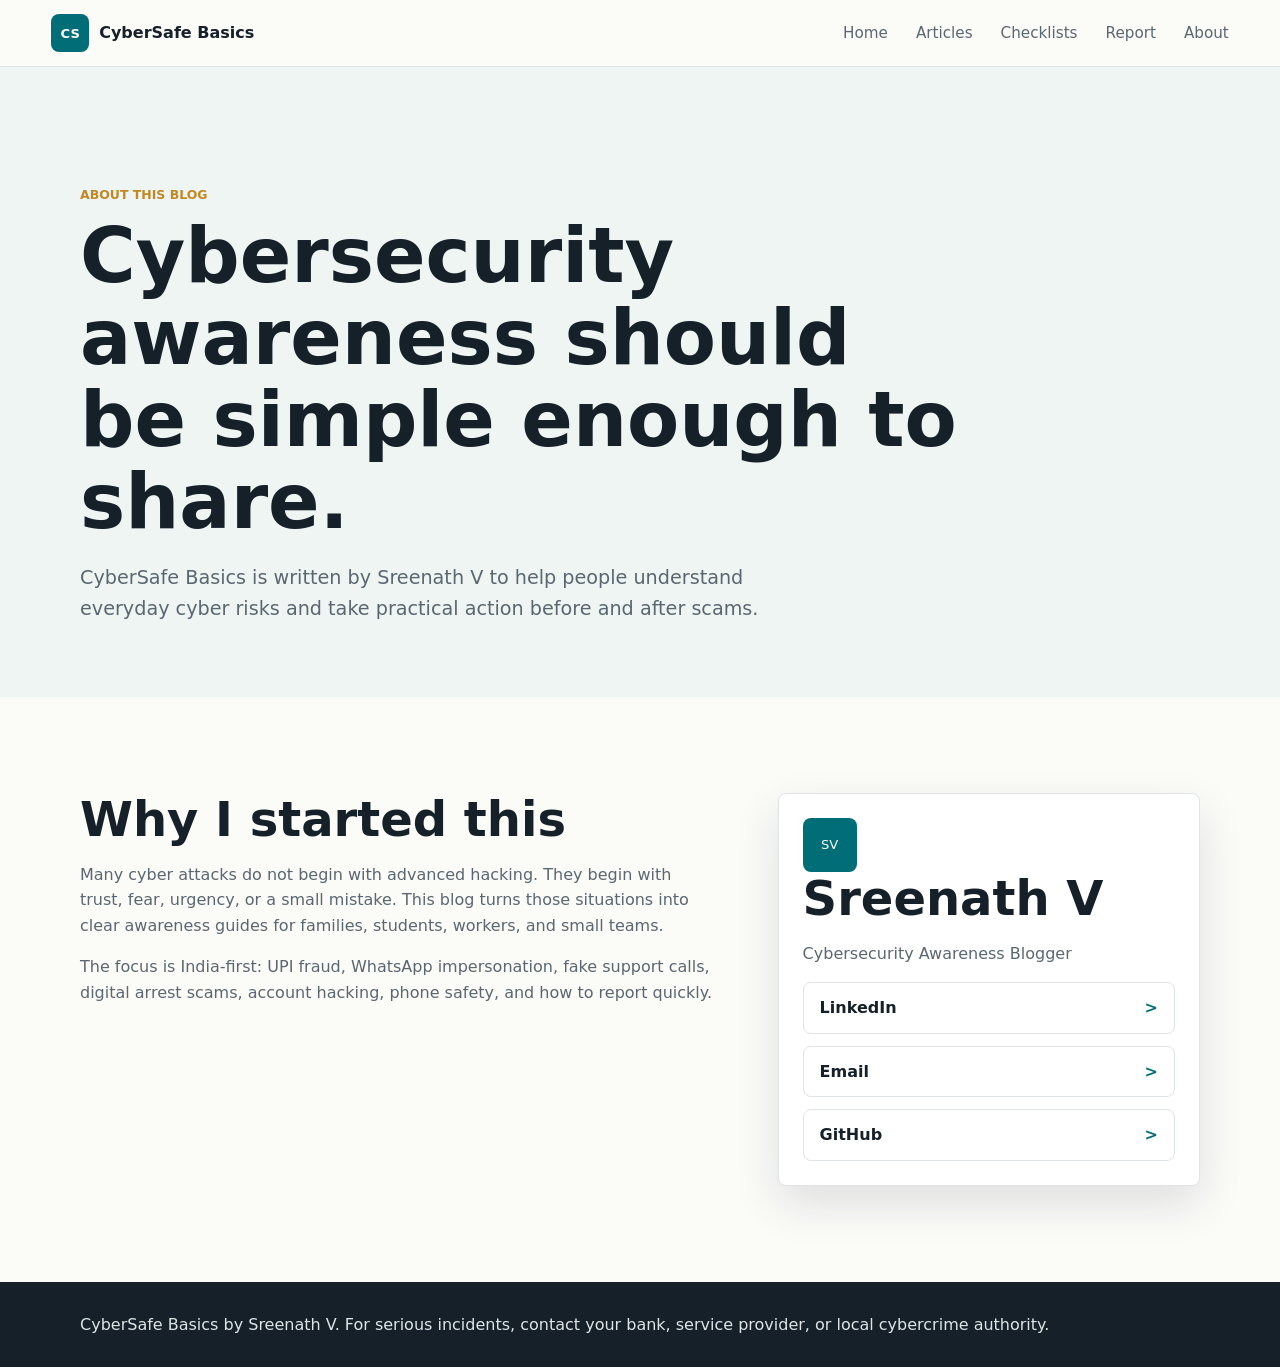
<file: about.html>
<!doctype html>
<html lang="en">
  <head>
    <meta charset="utf-8">
    <meta name="viewport" content="width=device-width, initial-scale=1">
    <meta name="description" content="About CyberSafe Basics and author Sreenath V.">
    <title>About | CyberSafe Basics</title>
    <link rel="icon" href="favicon.svg" type="image/svg+xml">
    <link rel="stylesheet" href="styles.css">
  </head>
  <body>
    <header class="site-header">
      <a class="brand" href="index.html" aria-label="CyberSafe Basics home">
        <span class="brand-mark" aria-hidden="true">CS</span>
        <span>CyberSafe Basics</span>
      </a>
      <nav class="site-nav" aria-label="Primary navigation">
        <a href="index.html">Home</a>
        <a href="index.html#articles">Articles</a>
        <a href="checklists.html">Checklists</a>
        <a href="report-india.html">Report</a>
        <a href="about.html">About</a>
      </nav>
    </header>

    <main id="top">
      <section class="page-hero">
        <div class="section-inner">
          <p class="eyebrow">About this blog</p>
          <h1>Cybersecurity awareness should be simple enough to share.</h1>
          <p>
            CyberSafe Basics is written by Sreenath V to help people understand everyday cyber risks and take practical
            action before and after scams.
          </p>
        </div>
      </section>

      <section class="section">
        <div class="section-inner about-layout">
          <div>
            <h2>Why I started this</h2>
            <p>
              Many cyber attacks do not begin with advanced hacking. They begin with trust, fear, urgency, or a small
              mistake. This blog turns those situations into clear awareness guides for families, students, workers, and
              small teams.
            </p>
            <p>
              The focus is India-first: UPI fraud, WhatsApp impersonation, fake support calls, digital arrest scams,
              account hacking, phone safety, and how to report quickly.
            </p>
          </div>
          <aside class="author-card">
            <span class="brand-mark large-mark" aria-hidden="true">SV</span>
            <h2>Sreenath V</h2>
            <p>Cybersecurity Awareness Blogger</p>
            <div class="author-links">
              <a href="https://www.linkedin.com/in/sreenath-v-69b3b79a">LinkedIn</a>
              <a href="mailto:sreenath92@hotmail.com">Email</a>
              <a href="https://github.com/Sreenath92">GitHub</a>
            </div>
          </aside>
        </div>
      </section>
    </main>

    <footer class="site-footer">
      <p>CyberSafe Basics by Sreenath V. For serious incidents, contact your bank, service provider, or local cybercrime authority.</p>
    </footer>

    <a class="back-to-top" href="#top" aria-label="Back to top">Top</a>
    <script src="script.js"></script>
  </body>
</html>
</file>
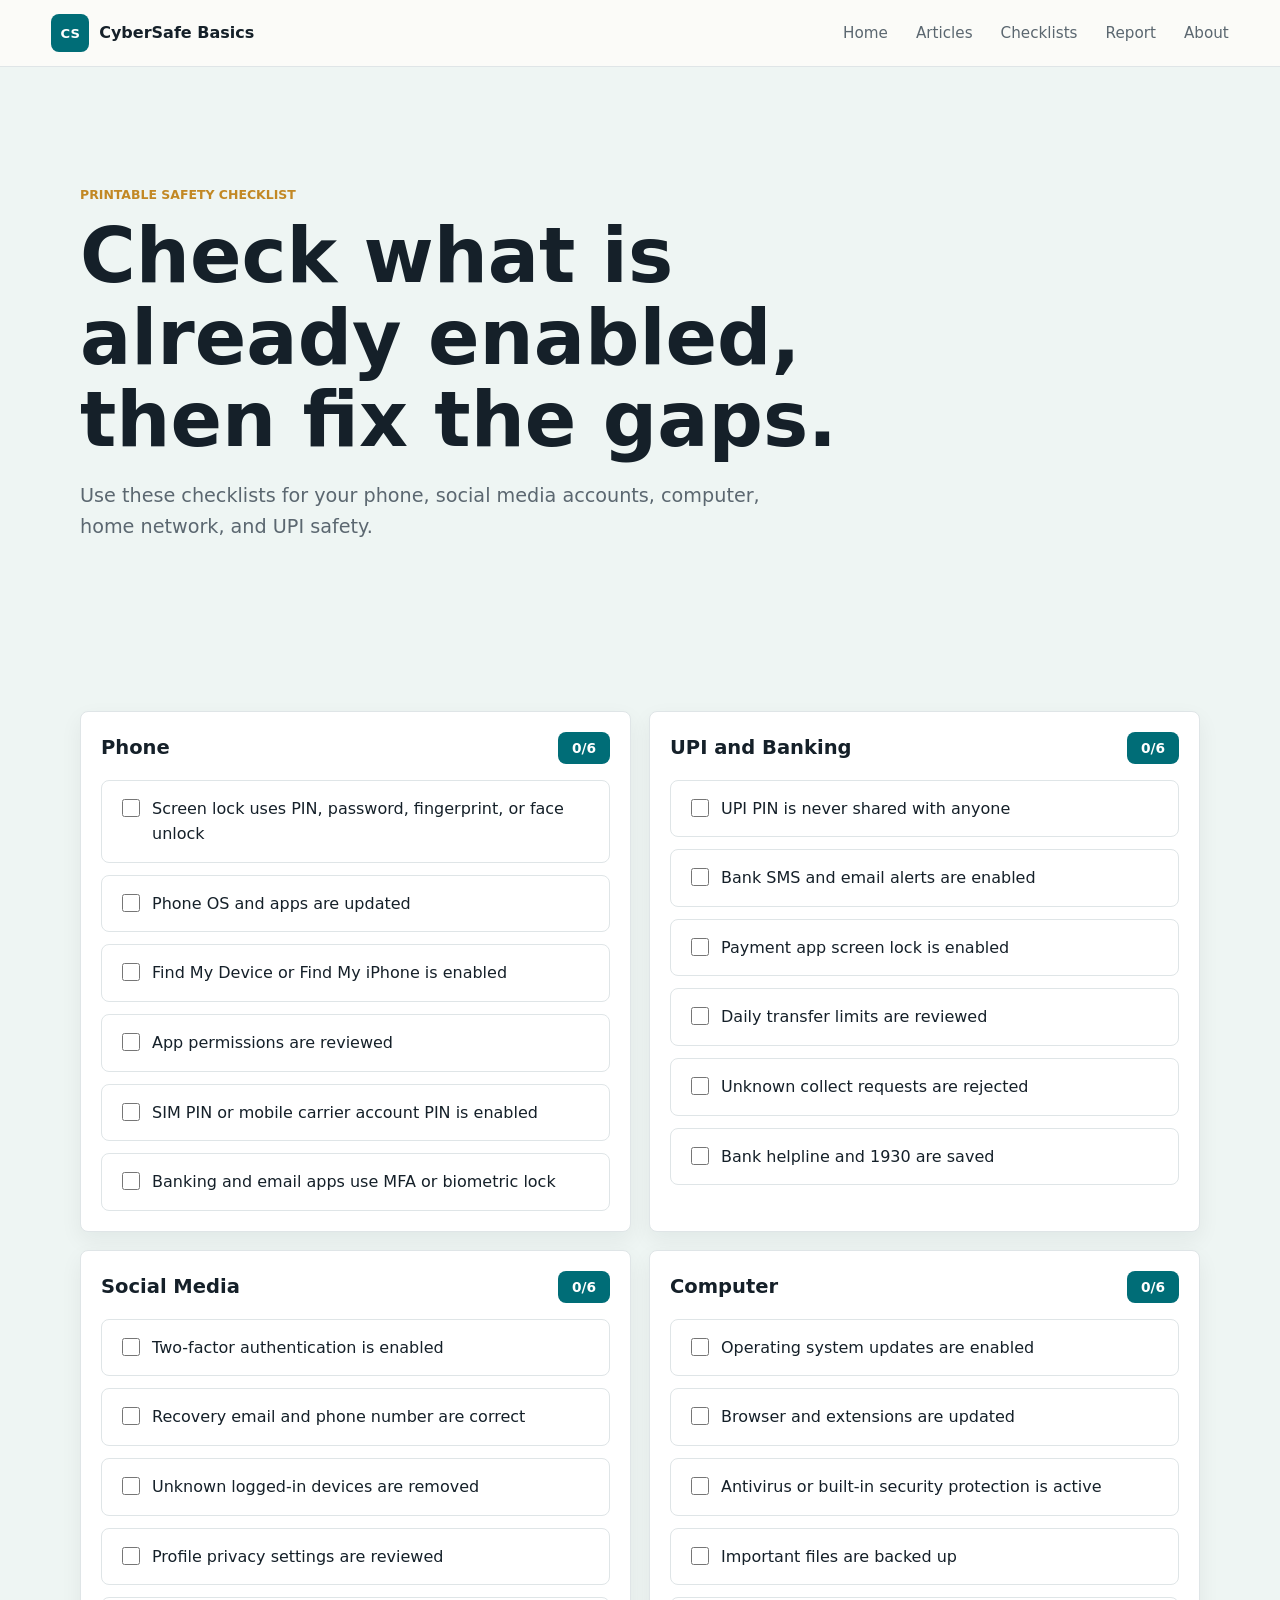
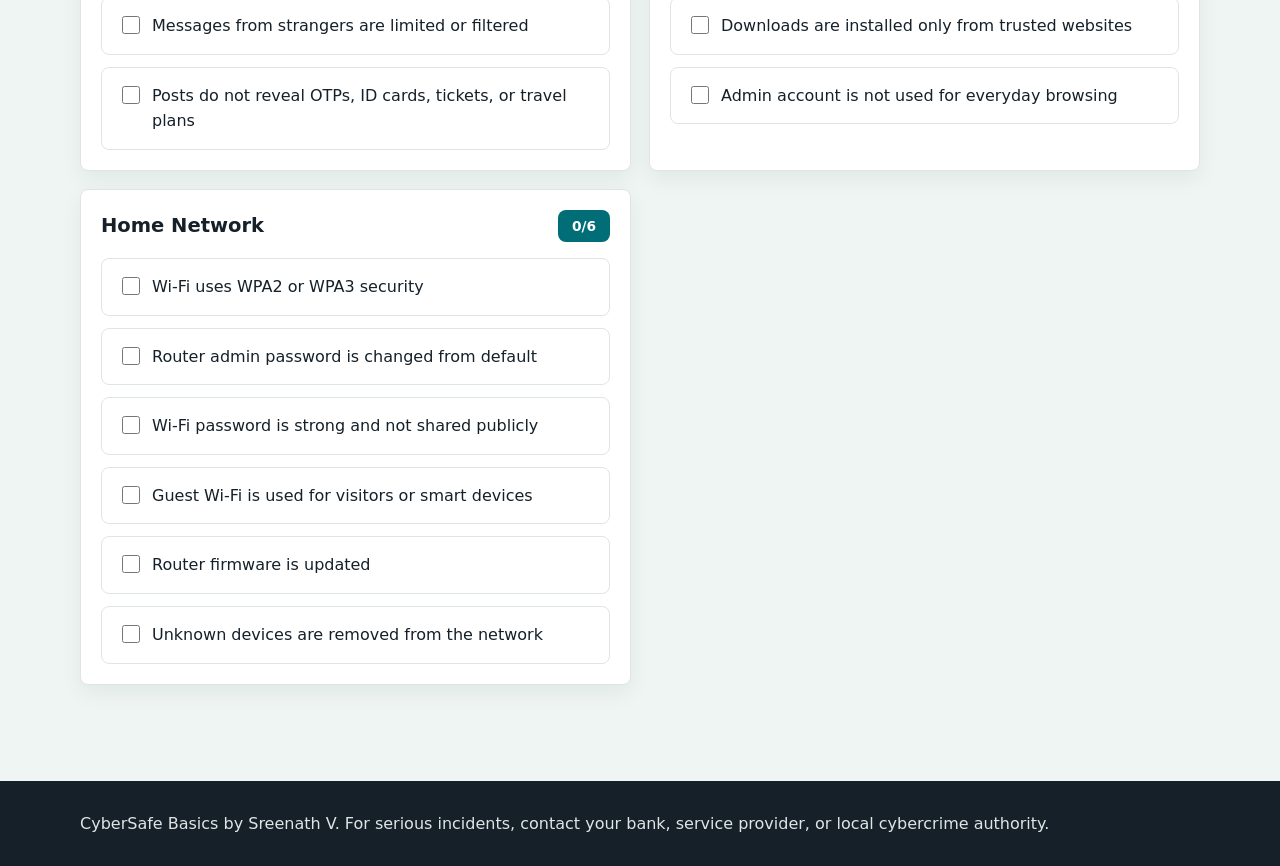
<file: checklists.html>
<!doctype html>
<html lang="en">
  <head>
    <meta charset="utf-8">
    <meta name="viewport" content="width=device-width, initial-scale=1">
    <meta name="description" content="Cyber safety checklists for phones, social media, computers, home Wi-Fi, and UPI accounts.">
    <title>Cyber Safety Checklists | CyberSafe Basics</title>
    <link rel="icon" href="favicon.svg" type="image/svg+xml">
    <link rel="stylesheet" href="styles.css">
  </head>
  <body>
    <header class="site-header">
      <a class="brand" href="index.html" aria-label="CyberSafe Basics home">
        <span class="brand-mark" aria-hidden="true">CS</span>
        <span>CyberSafe Basics</span>
      </a>
      <nav class="site-nav" aria-label="Primary navigation">
        <a href="index.html">Home</a>
        <a href="index.html#articles">Articles</a>
        <a href="checklists.html">Checklists</a>
        <a href="report-india.html">Report</a>
        <a href="about.html">About</a>
      </nav>
    </header>

    <main id="top">
      <section class="page-hero">
        <div class="section-inner">
          <p class="eyebrow">Printable safety checklist</p>
          <h1>Check what is already enabled, then fix the gaps.</h1>
          <p>Use these checklists for your phone, social media accounts, computer, home network, and UPI safety.</p>
        </div>
      </section>

      <section class="section section-band">
        <div class="section-inner checklist-grid">
          <section class="checklist-card" aria-labelledby="phone-checklist">
            <div class="checklist-card-header">
              <h2 id="phone-checklist">Phone</h2>
              <span class="progress-pill" data-progress>0/6</span>
            </div>
            <div class="checklist">
              <label><input type="checkbox"> Screen lock uses PIN, password, fingerprint, or face unlock</label>
              <label><input type="checkbox"> Phone OS and apps are updated</label>
              <label><input type="checkbox"> Find My Device or Find My iPhone is enabled</label>
              <label><input type="checkbox"> App permissions are reviewed</label>
              <label><input type="checkbox"> SIM PIN or mobile carrier account PIN is enabled</label>
              <label><input type="checkbox"> Banking and email apps use MFA or biometric lock</label>
            </div>
          </section>

          <section class="checklist-card" aria-labelledby="upi-checklist">
            <div class="checklist-card-header">
              <h2 id="upi-checklist">UPI and Banking</h2>
              <span class="progress-pill" data-progress>0/6</span>
            </div>
            <div class="checklist">
              <label><input type="checkbox"> UPI PIN is never shared with anyone</label>
              <label><input type="checkbox"> Bank SMS and email alerts are enabled</label>
              <label><input type="checkbox"> Payment app screen lock is enabled</label>
              <label><input type="checkbox"> Daily transfer limits are reviewed</label>
              <label><input type="checkbox"> Unknown collect requests are rejected</label>
              <label><input type="checkbox"> Bank helpline and 1930 are saved</label>
            </div>
          </section>

          <section class="checklist-card" aria-labelledby="social-checklist">
            <div class="checklist-card-header">
              <h2 id="social-checklist">Social Media</h2>
              <span class="progress-pill" data-progress>0/6</span>
            </div>
            <div class="checklist">
              <label><input type="checkbox"> Two-factor authentication is enabled</label>
              <label><input type="checkbox"> Recovery email and phone number are correct</label>
              <label><input type="checkbox"> Unknown logged-in devices are removed</label>
              <label><input type="checkbox"> Profile privacy settings are reviewed</label>
              <label><input type="checkbox"> Messages from strangers are limited or filtered</label>
              <label><input type="checkbox"> Posts do not reveal OTPs, ID cards, tickets, or travel plans</label>
            </div>
          </section>

          <section class="checklist-card" aria-labelledby="computer-checklist">
            <div class="checklist-card-header">
              <h2 id="computer-checklist">Computer</h2>
              <span class="progress-pill" data-progress>0/6</span>
            </div>
            <div class="checklist">
              <label><input type="checkbox"> Operating system updates are enabled</label>
              <label><input type="checkbox"> Browser and extensions are updated</label>
              <label><input type="checkbox"> Antivirus or built-in security protection is active</label>
              <label><input type="checkbox"> Important files are backed up</label>
              <label><input type="checkbox"> Downloads are installed only from trusted websites</label>
              <label><input type="checkbox"> Admin account is not used for everyday browsing</label>
            </div>
          </section>

          <section class="checklist-card" aria-labelledby="network-checklist">
            <div class="checklist-card-header">
              <h2 id="network-checklist">Home Network</h2>
              <span class="progress-pill" data-progress>0/6</span>
            </div>
            <div class="checklist">
              <label><input type="checkbox"> Wi-Fi uses WPA2 or WPA3 security</label>
              <label><input type="checkbox"> Router admin password is changed from default</label>
              <label><input type="checkbox"> Wi-Fi password is strong and not shared publicly</label>
              <label><input type="checkbox"> Guest Wi-Fi is used for visitors or smart devices</label>
              <label><input type="checkbox"> Router firmware is updated</label>
              <label><input type="checkbox"> Unknown devices are removed from the network</label>
            </div>
          </section>
        </div>
      </section>
    </main>

    <footer class="site-footer">
      <p>CyberSafe Basics by Sreenath V. For serious incidents, contact your bank, service provider, or local cybercrime authority.</p>
    </footer>

    <a class="back-to-top" href="#top" aria-label="Back to top">Top</a>
    <script src="script.js"></script>
  </body>
</html>
</file>
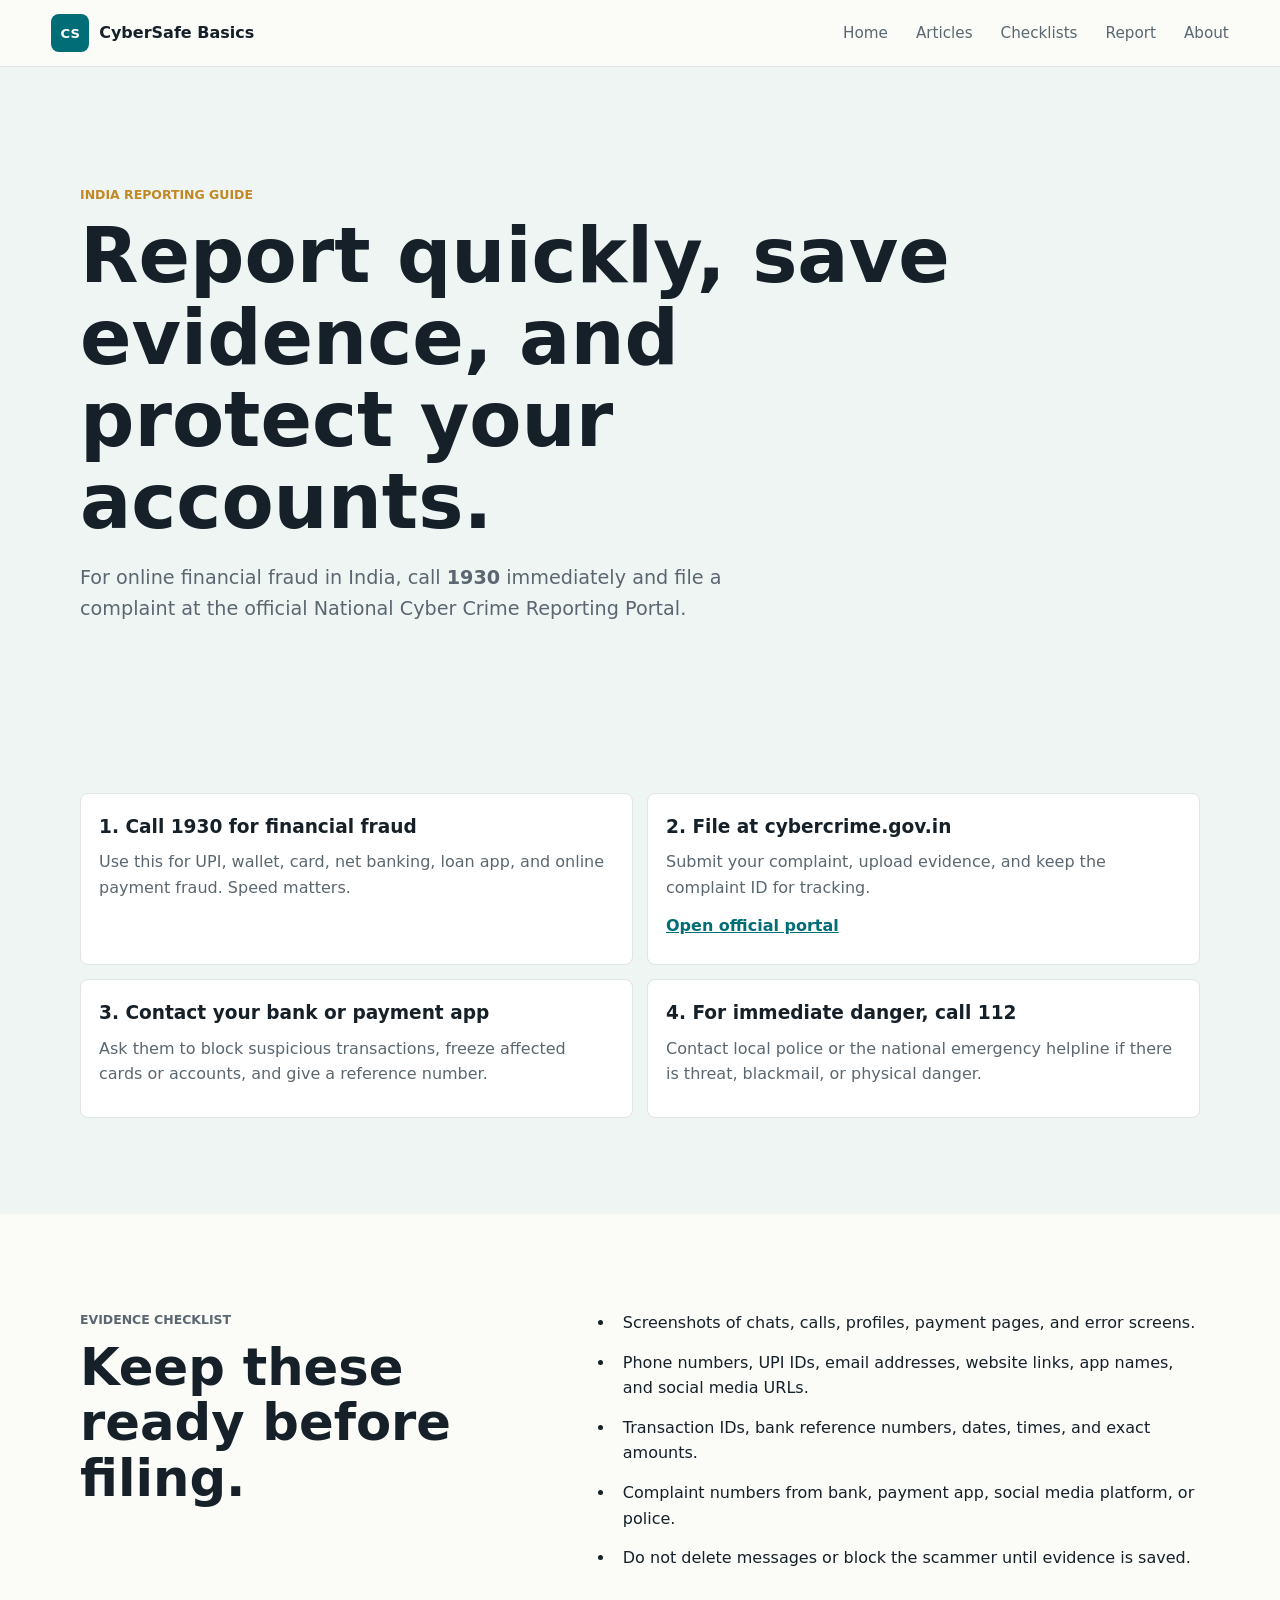
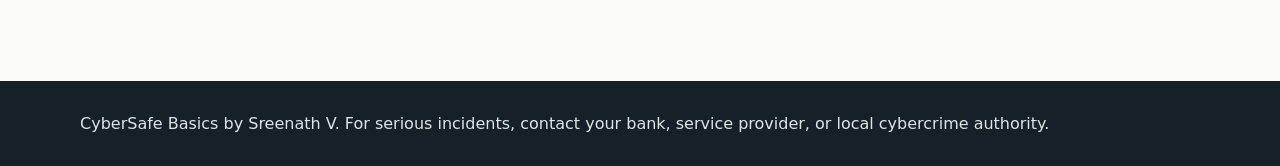
<file: report-india.html>
<!doctype html>
<html lang="en">
  <head>
    <meta charset="utf-8">
    <meta name="viewport" content="width=device-width, initial-scale=1">
    <meta name="description" content="How to report cybercrime in India, save evidence, call 1930, and file at cybercrime.gov.in.">
    <title>Report Cybercrime in India | CyberSafe Basics</title>
    <link rel="icon" href="favicon.svg" type="image/svg+xml">
    <link rel="stylesheet" href="styles.css">
  </head>
  <body>
    <header class="site-header">
      <a class="brand" href="index.html" aria-label="CyberSafe Basics home">
        <span class="brand-mark" aria-hidden="true">CS</span>
        <span>CyberSafe Basics</span>
      </a>
      <nav class="site-nav" aria-label="Primary navigation">
        <a href="index.html">Home</a>
        <a href="index.html#articles">Articles</a>
        <a href="checklists.html">Checklists</a>
        <a href="report-india.html">Report</a>
        <a href="about.html">About</a>
      </nav>
    </header>

    <main id="top">
      <section class="page-hero">
        <div class="section-inner">
          <p class="eyebrow">India reporting guide</p>
          <h1>Report quickly, save evidence, and protect your accounts.</h1>
          <p>
            For online financial fraud in India, call <strong>1930</strong> immediately and file a complaint at the
            official National Cyber Crime Reporting Portal.
          </p>
        </div>
      </section>

      <section class="section section-band">
        <div class="section-inner report-cards wide-report">
          <article>
            <h3>1. Call 1930 for financial fraud</h3>
            <p>Use this for UPI, wallet, card, net banking, loan app, and online payment fraud. Speed matters.</p>
          </article>
          <article>
            <h3>2. File at cybercrime.gov.in</h3>
            <p>Submit your complaint, upload evidence, and keep the complaint ID for tracking.</p>
            <a href="https://www.cybercrime.gov.in/">Open official portal</a>
          </article>
          <article>
            <h3>3. Contact your bank or payment app</h3>
            <p>Ask them to block suspicious transactions, freeze affected cards or accounts, and give a reference number.</p>
          </article>
          <article>
            <h3>4. For immediate danger, call 112</h3>
            <p>Contact local police or the national emergency helpline if there is threat, blackmail, or physical danger.</p>
          </article>
        </div>
      </section>

      <section class="section">
        <div class="section-inner response-grid">
          <div class="section-heading">
            <p class="eyebrow">Evidence checklist</p>
            <h2>Keep these ready before filing.</h2>
          </div>
          <ul class="response-list">
            <li>Screenshots of chats, calls, profiles, payment pages, and error screens.</li>
            <li>Phone numbers, UPI IDs, email addresses, website links, app names, and social media URLs.</li>
            <li>Transaction IDs, bank reference numbers, dates, times, and exact amounts.</li>
            <li>Complaint numbers from bank, payment app, social media platform, or police.</li>
            <li>Do not delete messages or block the scammer until evidence is saved.</li>
          </ul>
        </div>
      </section>
    </main>

    <footer class="site-footer">
      <p>CyberSafe Basics by Sreenath V. For serious incidents, contact your bank, service provider, or local cybercrime authority.</p>
    </footer>

    <a class="back-to-top" href="#top" aria-label="Back to top">Top</a>
    <script src="script.js"></script>
  </body>
</html>
</file>
<file: styles.css>
:root {
  --ink: #152029;
  --muted: #5b6770;
  --paper: #fbfbf8;
  --panel: #ffffff;
  --line: #dfe5e7;
  --aqua: #006d77;
  --green: #4f7d42;
  --gold: #c28824;
  --coral: #c65338;
  --shadow: 0 18px 45px rgba(21, 32, 41, 0.12);
}

* {
  box-sizing: border-box;
}

html {
  scroll-behavior: smooth;
}

body {
  margin: 0;
  color: var(--ink);
  background: var(--paper);
  font-family: Inter, ui-sans-serif, system-ui, -apple-system, BlinkMacSystemFont, "Segoe UI", sans-serif;
  line-height: 1.6;
}

a {
  color: inherit;
}

.site-header {
  position: sticky;
  top: 0;
  z-index: 10;
  display: flex;
  align-items: center;
  justify-content: space-between;
  gap: 24px;
  padding: 14px clamp(18px, 4vw, 54px);
  background: rgba(251, 251, 248, 0.92);
  border-bottom: 1px solid var(--line);
  backdrop-filter: blur(14px);
}

.brand,
.site-nav {
  display: flex;
  align-items: center;
}

.brand {
  gap: 10px;
  color: var(--ink);
  font-weight: 800;
  text-decoration: none;
}

.brand-mark {
  display: inline-grid;
  width: 38px;
  height: 38px;
  place-items: center;
  color: #fff;
  background: var(--aqua);
  border-radius: 8px;
  font-size: 0.82rem;
}

.site-nav {
  gap: clamp(12px, 3vw, 28px);
  color: var(--muted);
  font-size: 0.95rem;
}

.site-nav a {
  text-decoration: none;
}

.site-nav a:hover,
.site-nav a:focus {
  color: var(--aqua);
}

.hero {
  position: relative;
  min-height: 82vh;
  display: grid;
  align-items: end;
  overflow: hidden;
  background: #101820;
}

.hero-media {
  position: absolute;
  inset: 0;
  background:
    linear-gradient(90deg, rgba(16, 24, 32, 0.86), rgba(16, 24, 32, 0.32)),
    url("https://images.unsplash.com/photo-1550751827-4bd374c3f58b?auto=format&fit=crop&w=1800&q=80");
  background-position: center;
  background-size: cover;
}

.hero-content {
  position: relative;
  width: min(920px, calc(100% - 36px));
  margin: 0 auto;
  padding: 110px 0 76px;
  color: #fff;
}

.eyebrow {
  margin: 0 0 10px;
  color: var(--gold);
  font-size: 0.78rem;
  font-weight: 800;
  letter-spacing: 0;
  text-transform: uppercase;
}

.hero h1,
.section-heading h2,
.intro h2 {
  margin: 0;
  line-height: 1.08;
}

.hero h1 {
  max-width: 820px;
  font-size: clamp(2.35rem, 7vw, 5.3rem);
}

.hero-copy {
  max-width: 710px;
  margin: 24px 0 0;
  color: rgba(255, 255, 255, 0.86);
  font-size: clamp(1rem, 2vw, 1.22rem);
}

.hero-actions,
.filter-bar,
.article-grid {
  display: flex;
  flex-wrap: wrap;
  gap: 12px;
}

.hero-actions {
  margin-top: 32px;
}

.button,
.filter-button {
  min-height: 44px;
  border-radius: 8px;
  font: inherit;
  font-weight: 800;
  cursor: pointer;
}

.button {
  display: inline-flex;
  align-items: center;
  justify-content: center;
  padding: 12px 18px;
  text-decoration: none;
}

.button-primary {
  color: #fff;
  background: var(--coral);
}

.button-secondary {
  color: #fff;
  border: 1px solid rgba(255, 255, 255, 0.42);
}

.section,
.section-band {
  padding: clamp(54px, 8vw, 96px) clamp(18px, 4vw, 54px);
}

.section-band {
  background: #eef5f3;
}

.section-inner {
  width: min(1120px, 100%);
  margin: 0 auto;
}

.intro-grid,
.protection-layout,
.response-grid,
.report-layout {
  display: grid;
  grid-template-columns: minmax(0, 0.85fr) minmax(0, 1.15fr);
  gap: clamp(28px, 5vw, 70px);
  align-items: start;
}

.intro p,
.section-heading p {
  color: var(--muted);
}

.intro h2,
.section-heading h2 {
  max-width: 760px;
  font-size: clamp(2rem, 4vw, 3.25rem);
}

.section-heading {
  margin-bottom: 28px;
}

.compact-heading {
  margin-bottom: 18px;
}

.filter-bar {
  margin-bottom: 24px;
}

.filter-button {
  padding: 9px 15px;
  color: var(--ink);
  background: transparent;
  border: 1px solid var(--line);
}

.filter-button.is-active,
.filter-button:hover,
.filter-button:focus {
  color: #fff;
  background: var(--aqua);
  border-color: var(--aqua);
}

.card-grid {
  display: grid;
  grid-template-columns: repeat(3, minmax(0, 1fr));
  gap: 18px;
}

.article-grid {
  align-items: stretch;
}

.article-tools {
  display: grid;
  grid-template-columns: minmax(220px, 360px) 1fr;
  gap: 18px;
  align-items: end;
  margin-bottom: 24px;
}

.search-label {
  display: grid;
  gap: 8px;
  color: var(--muted);
  font-size: 0.9rem;
  font-weight: 800;
}

.search-label input {
  width: 100%;
  min-height: 46px;
  padding: 10px 12px;
  color: var(--ink);
  background: #fff;
  border: 1px solid var(--line);
  border-radius: 8px;
  font: inherit;
}

.article-card {
  flex: 1 1 280px;
  min-width: 0;
  overflow: hidden;
  background: var(--panel);
  border: 1px solid var(--line);
  border-radius: 8px;
  box-shadow: 0 8px 22px rgba(21, 32, 41, 0.06);
}

.article-card img {
  display: block;
  width: 100%;
  aspect-ratio: 16 / 10;
  object-fit: cover;
}

.article-card-body {
  padding: 20px;
}

.article-meta {
  margin: 0 0 8px;
  color: var(--green);
  font-size: 0.82rem;
  font-weight: 800;
}

.article-card h3 {
  margin: 0 0 10px;
  font-size: 1.28rem;
  line-height: 1.24;
}

.article-card h3 a {
  text-decoration: none;
}

.article-card h3 a:hover,
.article-card h3 a:focus {
  color: var(--aqua);
}

.article-card p:last-child {
  margin: 0;
  color: var(--muted);
}

.resource-grid {
  display: grid;
  grid-template-columns: repeat(3, minmax(0, 1fr));
  gap: 18px;
}

.resource-card {
  display: grid;
  gap: 12px;
  padding: 22px;
  color: var(--ink);
  background: #fff;
  border: 1px solid var(--line);
  border-radius: 8px;
  box-shadow: 0 8px 22px rgba(21, 32, 41, 0.06);
  text-decoration: none;
}

.resource-card span {
  display: inline-grid;
  width: 42px;
  height: 42px;
  place-items: center;
  color: #fff;
  background: var(--aqua);
  border-radius: 8px;
  font-weight: 900;
}

.resource-card strong {
  font-size: 1.18rem;
}

.resource-card p {
  margin: 0;
  color: var(--muted);
}

.resource-card:hover,
.resource-card:focus {
  border-color: var(--aqua);
}

.threat-card {
  min-height: 312px;
  padding: 22px;
  background: var(--panel);
  border: 1px solid var(--line);
  border-radius: 8px;
  box-shadow: 0 8px 22px rgba(21, 32, 41, 0.06);
}

.threat-card.is-hidden,
.article-card.is-hidden {
  display: none;
}

.card-icon {
  display: inline-grid;
  width: 42px;
  height: 42px;
  place-items: center;
  color: #fff;
  background: var(--green);
  border-radius: 8px;
  font-size: 0.82rem;
  font-weight: 900;
}

.threat-card h3 {
  margin: 18px 0 8px;
  font-size: 1.25rem;
}

.threat-card p {
  margin: 0 0 14px;
  color: var(--muted);
}

.checklist {
  display: grid;
  gap: 12px;
}

.checklist-grid {
  display: grid;
  grid-template-columns: repeat(2, minmax(0, 1fr));
  gap: 18px;
}

.checklist-card {
  padding: 20px;
  background: #fff;
  border: 1px solid var(--line);
  border-radius: 8px;
  box-shadow: 0 8px 22px rgba(21, 32, 41, 0.06);
}

.checklist-card-header {
  display: flex;
  align-items: center;
  justify-content: space-between;
  gap: 14px;
  margin-bottom: 16px;
}

.checklist-card h2,
.checklist-card h3 {
  margin: 0;
  font-size: 1.22rem;
}

.progress-pill {
  display: inline-flex;
  min-width: 52px;
  min-height: 32px;
  align-items: center;
  justify-content: center;
  padding: 5px 10px;
  color: #fff;
  background: var(--aqua);
  border-radius: 8px;
  font-size: 0.86rem;
  font-weight: 900;
}

.checklist label {
  display: grid;
  grid-template-columns: 22px 1fr;
  gap: 12px;
  align-items: start;
  padding: 15px 16px;
  background: #fff;
  border: 1px solid var(--line);
  border-radius: 8px;
}

.checklist input {
  width: 18px;
  height: 18px;
  margin-top: 3px;
  accent-color: var(--aqua);
}

.response-list {
  margin: 0;
  padding-left: 22px;
}

.response-list li {
  margin-bottom: 14px;
  padding-left: 8px;
}

.response-list a {
  color: var(--aqua);
  font-weight: 800;
}

.report-cards {
  display: grid;
  gap: 14px;
}

.report-cards article {
  padding: 18px;
  background: #fff;
  border: 1px solid var(--line);
  border-radius: 8px;
}

.report-cards h3 {
  margin: 0 0 8px;
  font-size: 1.16rem;
}

.report-cards p {
  margin: 0 0 12px;
  color: var(--muted);
}

.report-cards a {
  display: inline-flex;
  margin: 0 12px 8px 0;
  color: var(--aqua);
  font-weight: 800;
}

.author-panel {
  display: grid;
  grid-template-columns: minmax(0, 1.2fr) minmax(240px, 0.8fr);
  gap: clamp(24px, 5vw, 64px);
  align-items: center;
}

.author-panel h2 {
  margin: 0;
  font-size: clamp(2rem, 4vw, 3.25rem);
  line-height: 1.08;
}

.author-panel p {
  max-width: 680px;
  margin: 16px 0 0;
  color: var(--muted);
}

.author-links {
  display: grid;
  gap: 12px;
}

.author-links a {
  display: flex;
  align-items: center;
  justify-content: space-between;
  min-height: 48px;
  padding: 12px 16px;
  color: var(--ink);
  background: #fff;
  border: 1px solid var(--line);
  border-radius: 8px;
  font-weight: 800;
  text-decoration: none;
}

.author-links a::after {
  content: ">";
  color: var(--aqua);
}

.author-links a:hover,
.author-links a:focus {
  border-color: var(--aqua);
  color: var(--aqua);
}

.site-footer {
  padding: 30px clamp(18px, 4vw, 54px);
  color: #dfe5e7;
  background: var(--ink);
}

.site-footer p {
  width: min(1120px, 100%);
  margin: 0 auto;
}

.back-to-top {
  position: fixed;
  right: 18px;
  bottom: 18px;
  z-index: 20;
  display: inline-flex;
  min-width: 52px;
  min-height: 44px;
  align-items: center;
  justify-content: center;
  padding: 10px 14px;
  color: #fff;
  background: var(--coral);
  border-radius: 8px;
  box-shadow: var(--shadow);
  font-weight: 900;
  text-decoration: none;
  opacity: 0;
  pointer-events: none;
  transform: translateY(10px);
  transition: opacity 180ms ease, transform 180ms ease;
}

.back-to-top.is-visible {
  opacity: 1;
  pointer-events: auto;
  transform: translateY(0);
}

.back-to-top:hover,
.back-to-top:focus {
  background: var(--aqua);
}

.post {
  padding-bottom: 76px;
}

.page-hero {
  padding: clamp(64px, 10vw, 118px) clamp(18px, 4vw, 54px) clamp(42px, 7vw, 72px);
  background: #eef5f3;
}

.page-hero h1 {
  max-width: 900px;
  margin: 0;
  font-size: clamp(2.35rem, 6vw, 4.75rem);
  line-height: 1.08;
}

.page-hero p:last-child {
  max-width: 740px;
  margin: 20px 0 0;
  color: var(--muted);
  font-size: clamp(1rem, 2vw, 1.2rem);
}

.about-layout {
  display: grid;
  grid-template-columns: minmax(0, 1.2fr) minmax(260px, 0.8fr);
  gap: clamp(28px, 5vw, 70px);
  align-items: start;
}

.about-layout h2 {
  margin: 0 0 14px;
  font-size: clamp(1.8rem, 4vw, 3rem);
  line-height: 1.1;
}

.about-layout p {
  color: var(--muted);
}

.author-card {
  padding: 24px;
  background: #fff;
  border: 1px solid var(--line);
  border-radius: 8px;
  box-shadow: var(--shadow);
}

.large-mark {
  width: 54px;
  height: 54px;
}

.wide-report {
  grid-template-columns: repeat(2, minmax(0, 1fr));
}

.post-hero {
  width: min(900px, calc(100% - 36px));
  margin: 0 auto;
  padding: clamp(64px, 9vw, 112px) 0 34px;
}

.post-hero h1 {
  margin: 0;
  max-width: 880px;
  font-size: clamp(2.35rem, 6vw, 4.6rem);
  line-height: 1.08;
}

.post-hero p:last-child {
  max-width: 720px;
  margin: 20px 0 0;
  color: var(--muted);
  font-size: clamp(1rem, 2vw, 1.2rem);
}

.post-image {
  display: block;
  width: min(1120px, calc(100% - 36px));
  max-height: 520px;
  margin: 0 auto;
  border-radius: 8px;
  object-fit: cover;
  box-shadow: var(--shadow);
}

.post-body {
  width: min(760px, calc(100% - 36px));
  margin: 48px auto 0;
  font-size: 1.06rem;
}

.post-author {
  margin: 0 0 28px;
  color: var(--green);
  font-size: 0.95rem;
  font-weight: 800;
}

.post-body h2 {
  margin: 36px 0 10px;
  font-size: clamp(1.55rem, 3vw, 2.15rem);
  line-height: 1.15;
}

.post-body p,
.post-body li {
  color: var(--muted);
}

.post-body li {
  margin-bottom: 10px;
}

.tip-box {
  margin: 34px 0;
  padding: 18px 20px;
  background: #eef5f3;
  border-left: 5px solid var(--aqua);
  border-radius: 8px;
}

.text-link {
  color: var(--aqua);
  font-weight: 800;
}

@media (max-width: 860px) {
  .site-header,
  .site-nav {
    align-items: flex-start;
  }

  .site-header {
    flex-direction: column;
    gap: 12px;
  }

  .hero {
    min-height: 76vh;
  }

  .intro-grid,
  .protection-layout,
  .response-grid,
  .report-layout,
  .author-panel {
    grid-template-columns: 1fr;
  }

  .card-grid {
    grid-template-columns: repeat(2, minmax(0, 1fr));
  }

  .resource-grid,
  .wide-report,
  .about-layout {
    grid-template-columns: 1fr;
  }

  .article-tools {
    grid-template-columns: 1fr;
  }

  .checklist-grid {
    grid-template-columns: 1fr;
  }

  .article-grid {
    display: grid;
    grid-template-columns: 1fr;
  }
}

@media (max-width: 580px) {
  .site-nav {
    width: 100%;
    justify-content: space-between;
    gap: 8px;
    font-size: 0.9rem;
  }

  .hero-content {
    padding-bottom: 50px;
  }

  .hero-media {
    background:
      linear-gradient(0deg, rgba(16, 24, 32, 0.88), rgba(16, 24, 32, 0.4)),
      url("https://images.unsplash.com/photo-1550751827-4bd374c3f58b?auto=format&fit=crop&w=1000&q=75");
    background-position: center;
    background-size: cover;
  }

  .button {
    width: 100%;
  }

  .card-grid {
    grid-template-columns: 1fr;
  }
}

@media print {
  .site-header,
  .hero,
  .article-tools,
  .back-to-top,
  .site-footer {
    display: none;
  }

  body {
    background: #fff;
  }

  .section,
  .section-band,
  .page-hero {
    padding: 20px 0;
    background: #fff;
  }

  .checklist-card {
    break-inside: avoid;
    box-shadow: none;
  }
}
</file>
